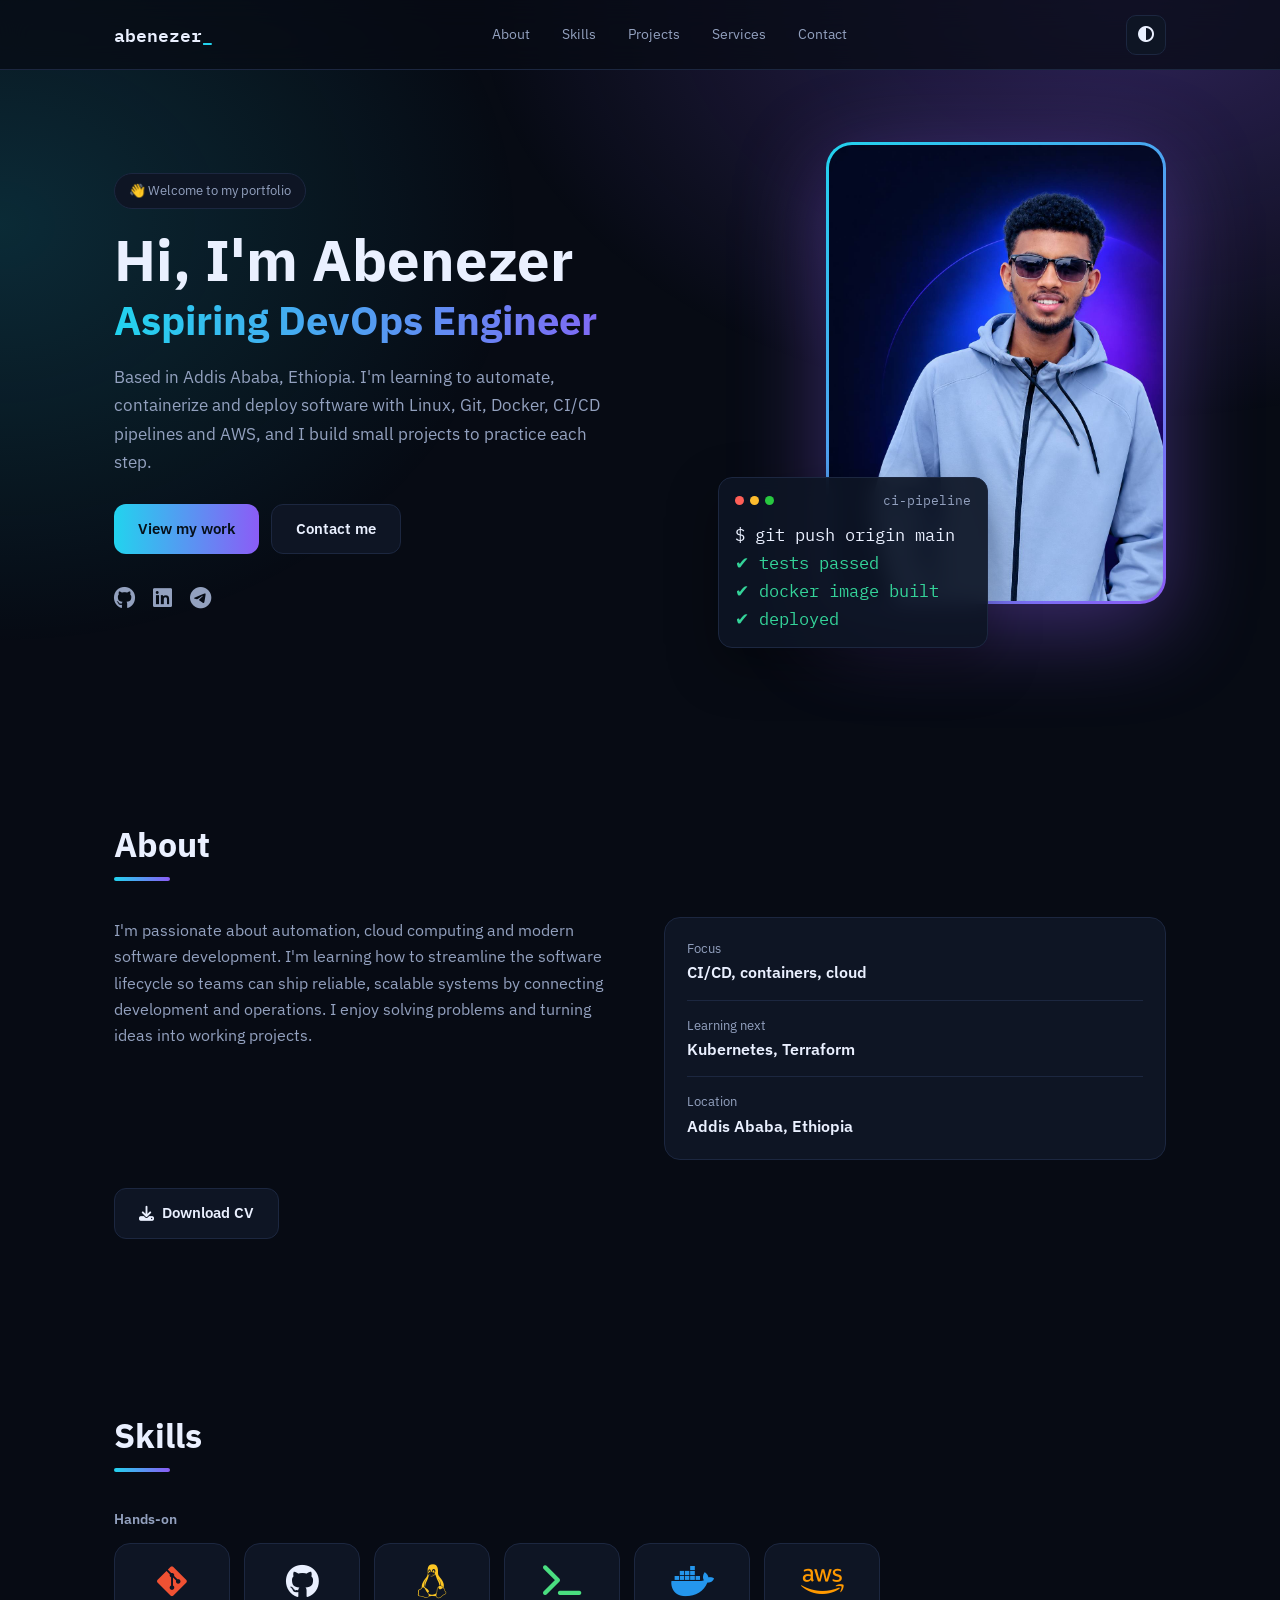
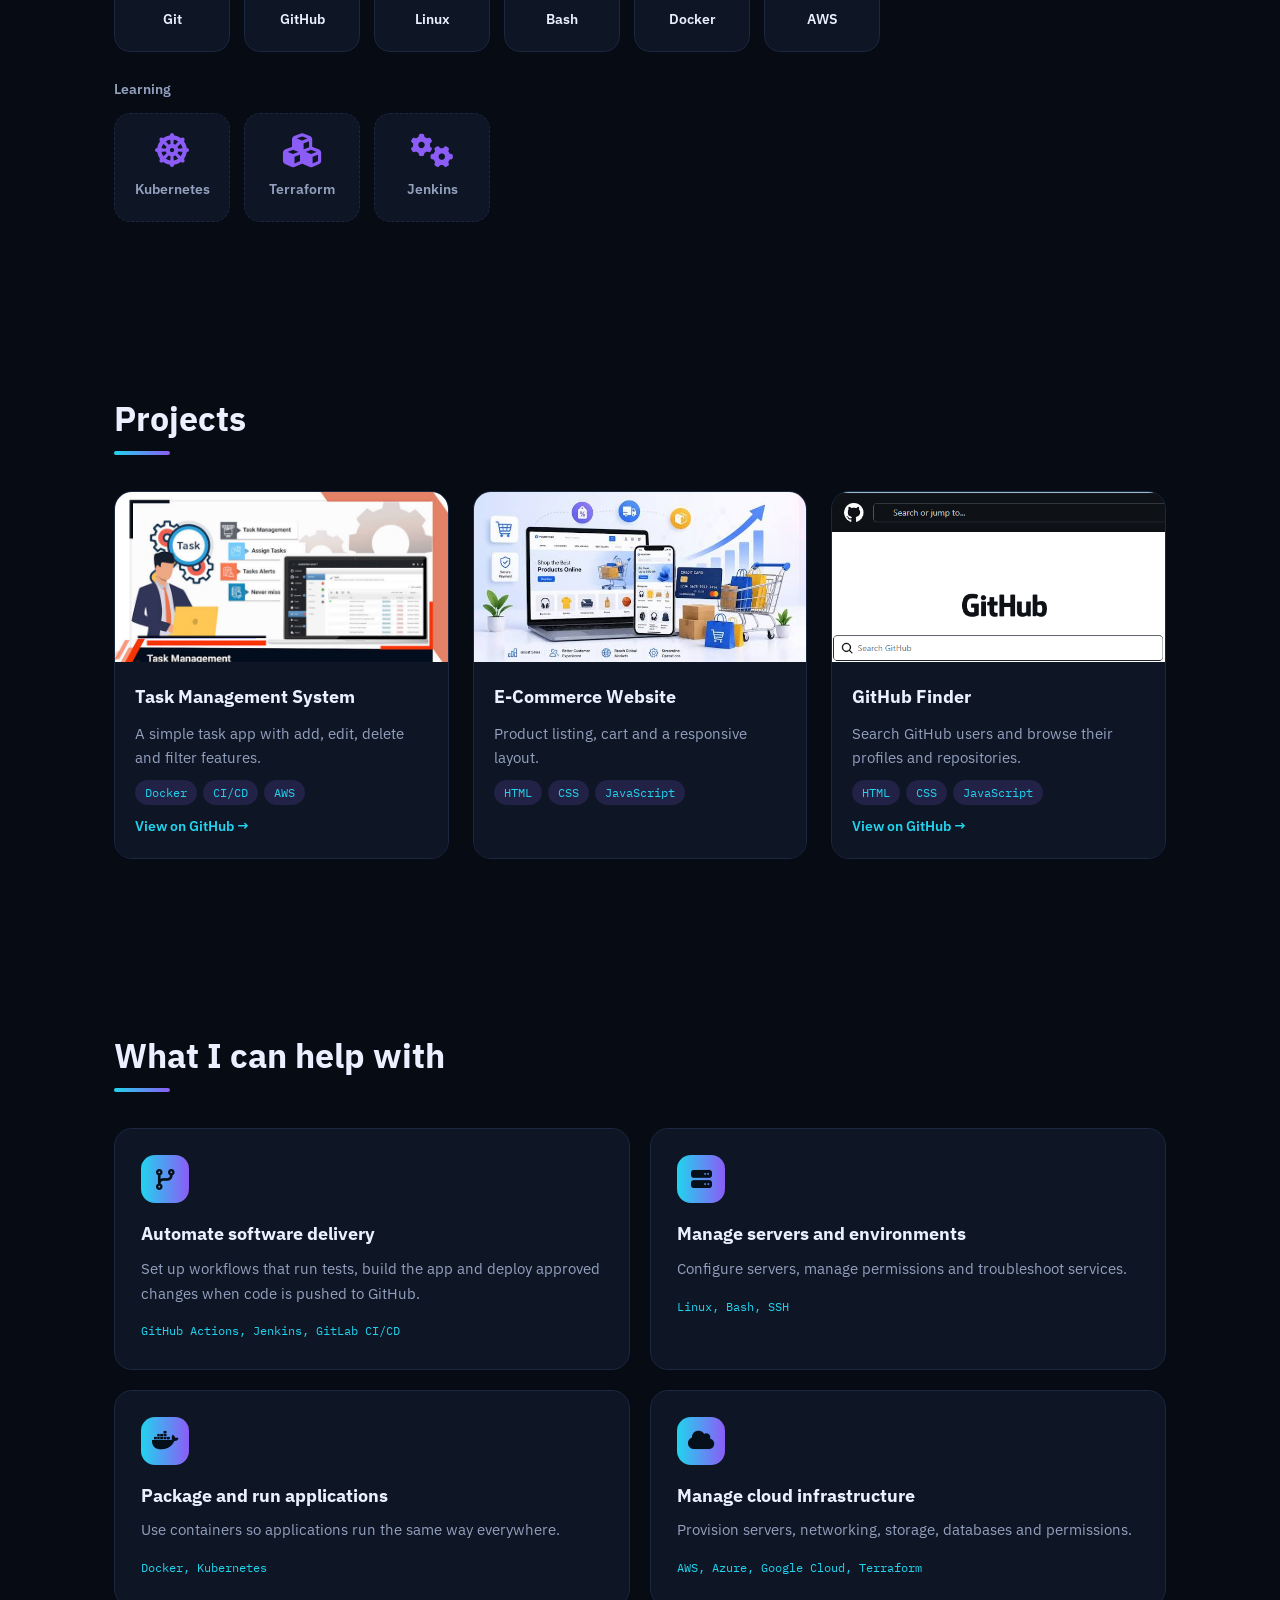
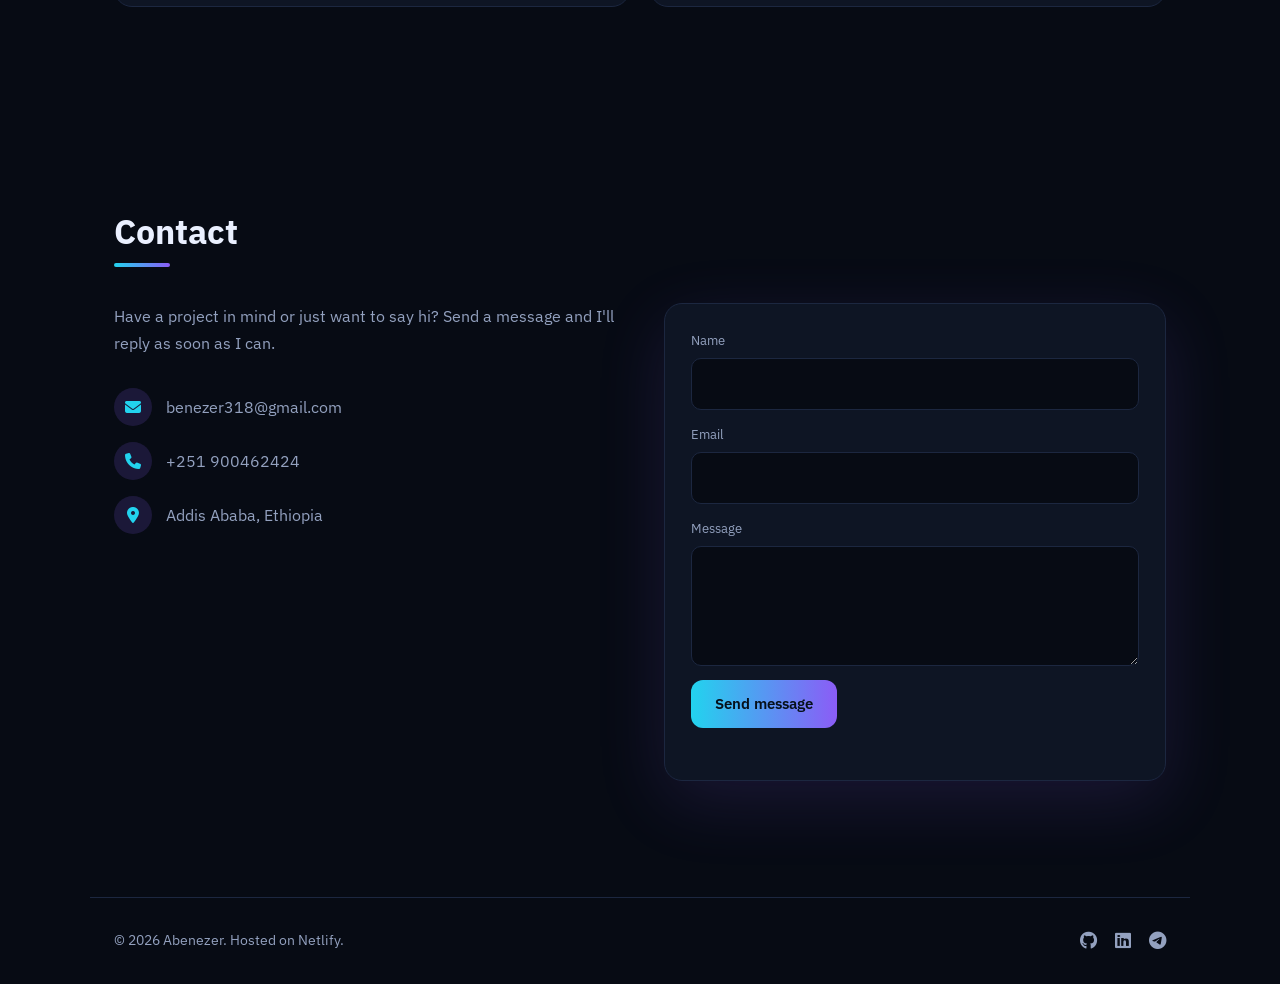
<file: portfolio-v3/index.html>
<!DOCTYPE html>
<html lang="en">
<head>
<meta charset="UTF-8">
<meta name="viewport" content="width=device-width, initial-scale=1.0">
<title>Abenezer | DevOps Engineer</title>
<meta name="description" content="Portfolio of Abenezer, an aspiring DevOps engineer working with Linux, Git, Docker, CI/CD and AWS.">
<meta property="og:title" content="Abenezer | DevOps Engineer">
<meta property="og:description" content="Aspiring DevOps engineer working with Linux, Git, Docker, CI/CD and AWS.">
<meta property="og:image" content="https://abenezersportfolioo.netlify.app/Abenezer.jpg">
<link rel="icon" href="data:image/svg+xml,<svg xmlns=%22http://www.w3.org/2000/svg%22 viewBox=%220 0 100 100%22><text y=%22.9em%22 font-size=%2290%22>⚙️</text></svg>">
<link rel="preconnect" href="https://fonts.googleapis.com">
<link rel="preconnect" href="https://fonts.gstatic.com" crossorigin>
<link rel="stylesheet" href="https://fonts.googleapis.com/css2?family=IBM+Plex+Mono&family=IBM+Plex+Sans:wght@400;600&display=swap">
<link rel="stylesheet" href="https://cdnjs.cloudflare.com/ajax/libs/font-awesome/6.5.2/css/all.min.css">
<link rel="stylesheet" href="style.css">
<script>try{var t=localStorage.getItem("theme")||"dark";document.documentElement.dataset.theme=t}catch(e){}</script>
</head>
<body>

<header class="header">
    <a href="#home" class="logo">abenezer<span>_</span></a>
    <nav class="navbar" id="navbar" aria-label="Main">
        <a href="#about">About</a>
        <a href="#skills">Skills</a>
        <a href="#projects">Projects</a>
        <a href="#services">Services</a>
        <a href="#contact">Contact</a>
    </nav>
    <div class="nav-right">
        <button id="theme-btn" class="icon-btn" aria-label="Toggle light and dark theme"><i class="fa-solid fa-circle-half-stroke"></i></button>
        <button id="menu-btn" class="icon-btn menu-btn" aria-label="Menu" aria-expanded="false" aria-controls="navbar"><i class="fa-solid fa-bars"></i></button>
    </div>
</header>

<main>

<section class="hero sec" id="home">
    <div>
        <span class="badge">👋 Welcome to my portfolio</span>
        <h1>Hi, I'm Abenezer</h1>
        <h2>Aspiring DevOps Engineer</h2>
        <p>Based in Addis Ababa, Ethiopia. I'm learning to automate, containerize and deploy software with Linux, Git, Docker, CI/CD pipelines and AWS, and I build small projects to practice each step.</p>
        <div class="actions">
            <a href="#projects" class="btn primary">View my work</a>
            <a href="#contact" class="btn">Contact me</a>
        </div>
        <div class="socials">
            <a href="https://github.com/Abenezer318" aria-label="GitHub"><i class="fa-brands fa-github"></i></a>
            <a href="https://www.linkedin.com/in/abenezer-asrat-271b623ab/" aria-label="LinkedIn"><i class="fa-brands fa-linkedin"></i></a>
            <a href="https://t.me/Fkrr318" aria-label="Telegram"><i class="fa-brands fa-telegram"></i></a>
        </div>
    </div>
    <div class="visual">
        <div class="photo"><img src="Abenezer.jpg" alt="Portrait of Abenezer" width="380" height="456"></div>
        <div class="term" aria-hidden="true">
            <div class="dots"><i></i><i></i><i></i><b>ci-pipeline</b></div>
            <p>$ git push origin main</p>
            <p class="ok">✔ tests passed</p>
            <p class="ok">✔ docker image built</p>
            <p class="ok">✔ deployed</p>
        </div>
    </div>
</section>

<section class="sec" id="about">
    <h2 class="title">About</h2>
    <div class="two">
        <p>I'm passionate about automation, cloud computing and modern software development. I'm learning how to streamline the software lifecycle so teams can ship reliable, scalable systems by connecting development and operations. I enjoy solving problems and turning ideas into working projects.</p>
        <dl class="facts">
            <div><dt>Focus</dt><dd>CI/CD, containers, cloud</dd></div>
            <div><dt>Learning next</dt><dd>Kubernetes, Terraform</dd></div>
            <div><dt>Location</dt><dd>Addis Ababa, Ethiopia</dd></div>
        </dl>
    </div>
    <!-- TODO: add your CV to this folder as cv.pdf -->
    <a href="cv.pdf" download class="btn"><i class="fa-solid fa-download"></i> Download CV</a>
</section>

<section class="sec" id="skills">
    <h2 class="title">Skills</h2>
    <h3 class="sub">Hands-on</h3>
    <div class="chips">
        <span class="chip"><i class="fa-brands fa-git-alt"></i>Git</span>
        <span class="chip"><i class="fa-brands fa-github"></i>GitHub</span>
        <span class="chip"><i class="fa-brands fa-linux"></i>Linux</span>
        <span class="chip"><i class="fa-solid fa-terminal"></i>Bash</span>
        <span class="chip"><i class="fa-brands fa-docker"></i>Docker</span>
        <span class="chip"><i class="fa-brands fa-aws"></i>AWS</span>
    </div>
    <h3 class="sub">Learning</h3>
    <div class="chips">
        <span class="chip next"><i class="fa-solid fa-dharmachakra"></i>Kubernetes</span>
        <span class="chip next"><i class="fa-solid fa-cubes"></i>Terraform</span>
        <span class="chip next"><i class="fa-solid fa-gears"></i>Jenkins</span>
    </div>
</section>

<section class="sec" id="projects">
    <h2 class="title">Projects</h2>
    <div class="grid3">
        <article class="card">
            <img src="task.jpg" alt="Task Management System" width="738" height="414" loading="lazy">
            <div class="body">
                <h3>Task Management System</h3>
                <p>A simple task app with add, edit, delete and filter features.</p>
                <div class="tags"><span>Docker</span><span>CI/CD</span><span>AWS</span></div>
                <!-- TODO: replace with the repo link -->
                <a href="https://github.com/Abenezer318" class="more">View on GitHub</a>
            </div>
        </article>
        <article class="card">
            <img src="ecom.jpg" alt="E-Commerce Website" width="612" height="326" loading="lazy">
            <div class="body">
                <h3>E-Commerce Website</h3>
                <p>Product listing, cart and a responsive layout.</p>
                <div class="tags"><span>HTML</span><span>CSS</span><span>JavaScript</span></div>
            </div>
        </article>
        <article class="card">
            <img src="gitt.png" alt="GitHub Finder" width="550" height="367" loading="lazy">
            <div class="body">
                <h3>GitHub Finder</h3>
                <p>Search GitHub users and browse their profiles and repositories.</p>
                <div class="tags"><span>HTML</span><span>CSS</span><span>JavaScript</span></div>
                <!-- TODO: replace with the repo link -->
                <a href="https://github.com/Abenezer318" class="more">View on GitHub</a>
            </div>
        </article>
    </div>

    <div id="live" hidden>
        <h3 class="sub">Latest on GitHub</h3>
        <ul class="repos" id="repos"></ul>
    </div>
</section>

<section class="sec" id="services">
    <h2 class="title">What I can help with</h2>
    <div class="two list">
        <div><i class="fa-solid fa-code-branch"></i><h3>Automate software delivery</h3><p>Set up workflows that run tests, build the app and deploy approved changes when code is pushed to GitHub.</p><small>GitHub Actions, Jenkins, GitLab CI/CD</small></div>
        <div><i class="fa-solid fa-server"></i><h3>Manage servers and environments</h3><p>Configure servers, manage permissions and troubleshoot services.</p><small>Linux, Bash, SSH</small></div>
        <div><i class="fa-brands fa-docker"></i><h3>Package and run applications</h3><p>Use containers so applications run the same way everywhere.</p><small>Docker, Kubernetes</small></div>
        <div><i class="fa-solid fa-cloud"></i><h3>Manage cloud infrastructure</h3><p>Provision servers, networking, storage, databases and permissions.</p><small>AWS, Azure, Google Cloud, Terraform</small></div>
    </div>
</section>

<section class="sec" id="contact">
    <h2 class="title">Contact</h2>
    <div class="two">
        <div>
            <p>Have a project in mind or just want to say hi? Send a message and I'll reply as soon as I can.</p>
            <ul class="contact-list">
                <li><i class="fa-solid fa-envelope"></i><a href="mailto:benezer318@gmail.com">benezer318@gmail.com</a></li>
                <li><i class="fa-solid fa-phone"></i><a href="tel:+251900462424">+251 900462424</a></li>
                <li><i class="fa-solid fa-location-dot"></i>Addis Ababa, Ethiopia</li>
            </ul>
        </div>
        <form id="contact-form">
            <label for="name">Name</label>
            <input id="name" name="name" autocomplete="name">
            <label for="email">Email</label>
            <input id="email" name="email" type="email" autocomplete="email" required>
            <label for="message">Message</label>
            <textarea id="message" name="message" required></textarea>
            <input name="website" class="hp" tabindex="-1" autocomplete="off" aria-hidden="true">
            <button type="submit" class="btn primary" id="send-btn">Send message</button>
            <p id="form-status" role="status"></p>
        </form>
    </div>
</section>

</main>

<footer>
    <p>© 2026 Abenezer. Hosted on Netlify.</p>
    <div class="socials">
        <a href="https://github.com/Abenezer318" aria-label="GitHub"><i class="fa-brands fa-github"></i></a>
        <a href="https://www.linkedin.com/in/abenezer-asrat-271b623ab/" aria-label="LinkedIn"><i class="fa-brands fa-linkedin"></i></a>
        <a href="https://t.me/Fkrr318" aria-label="Telegram"><i class="fa-brands fa-telegram"></i></a>
    </div>
</footer>

<script src="script.js"></script>
</body>
</html>
</file>
<file: portfolio-v3/style.css>
*{margin:0;padding:0;box-sizing:border-box}
html{scroll-behavior:smooth}

:root{
    --bg:#070b14;--surface:#0e1524;--line:#1c2740;--text:#eaf0ff;--muted:#93a1bf;
    --a:#22d3ee;--b:#8b5cf6;--on:#06101a;--h:70px;
    --grad:linear-gradient(90deg,var(--a),var(--b));
    --sans:"IBM Plex Sans",system-ui,sans-serif;--mono:"IBM Plex Mono",ui-monospace,monospace;
}
[data-theme=light]{--bg:#f4f6fb;--surface:#fff;--line:#dde3f0;--text:#0f172a;--muted:#55627d;--a:#0891b2;--b:#6d28d9;--on:#fff}

body{font-family:var(--sans);background:var(--bg);color:var(--text);line-height:1.65;font-size:16px}
body::before{
    content:"";position:fixed;inset:0;z-index:-1;pointer-events:none;
    background:
        radial-gradient(650px 420px at 88% 0,color-mix(in srgb,var(--b) 30%,transparent),transparent),
        radial-gradient(520px 420px at 0 25%,color-mix(in srgb,var(--a) 16%,transparent),transparent);
}
a{color:inherit;text-decoration:none}
button,input,textarea{font:inherit;color:inherit}
:focus-visible{outline:2px solid var(--a);outline-offset:3px}
.hp{position:absolute;left:-9999px}

.sec{max-width:1100px;margin:auto;padding:88px 24px;scroll-margin-top:var(--h)}
.title{font-size:34px;line-height:1.2;margin-bottom:36px}
.title::after{content:"";display:block;width:56px;height:4px;border-radius:4px;background:var(--grad);margin-top:12px}
.sub{font-size:14px;font-weight:600;color:var(--muted);margin:26px 0 12px}
.two{display:grid;grid-template-columns:1fr 1fr;gap:48px;margin-bottom:28px}
.sec p{color:var(--muted)}

/* header */
.header{
    position:sticky;top:0;z-index:100;height:var(--h);
    padding:0 max(24px,calc(50% - 526px));
    display:flex;align-items:center;justify-content:space-between;gap:20px;
    background:color-mix(in srgb,var(--bg) 75%,transparent);backdrop-filter:blur(14px);
    border-bottom:1px solid var(--line);
}
.logo{font-family:var(--mono);font-weight:600;font-size:18px}
.logo span{color:var(--a)}
.navbar{display:flex;gap:32px;font-size:14px}
.navbar a{color:var(--muted);position:relative}
.navbar a:hover,.navbar a.active{color:var(--text)}
.navbar a.active::after{content:"";position:absolute;left:0;right:0;bottom:-8px;height:2px;background:var(--grad)}
.nav-right{display:flex;gap:8px}
.icon-btn{width:40px;height:40px;border:1px solid var(--line);border-radius:10px;background:var(--surface);cursor:pointer}
.icon-btn:hover{border-color:var(--a)}
.menu-btn{display:none}

/* hero */
.hero{display:grid;grid-template-columns:1.1fr .9fr;gap:56px;align-items:center;padding-top:72px}
.badge{display:inline-block;padding:6px 14px;margin-bottom:20px;border:1px solid var(--line);border-radius:999px;background:var(--surface);font-size:13px;color:var(--muted)}
.hero h1{font-size:clamp(38px,6vw,58px);line-height:1.08;margin-bottom:6px}
.hero h2{font-size:clamp(28px,4.4vw,40px);line-height:1.15;margin-bottom:20px;background:var(--grad);-webkit-background-clip:text;background-clip:text;color:transparent}
.hero p{max-width:500px;margin-bottom:28px;font-size:17px}
.actions{display:flex;gap:12px;flex-wrap:wrap}
.socials{display:flex;gap:18px;margin-top:26px;font-size:22px;color:var(--muted)}
.socials a:hover{color:var(--a)}

.btn{
    display:inline-flex;align-items:center;justify-content:center;gap:8px;
    padding:12px 24px;border:1px solid var(--line);border-radius:12px;
    background:var(--surface);font-size:15px;font-weight:600;cursor:pointer;transition:transform .2s,border-color .2s,box-shadow .2s;
}
.btn:hover{border-color:var(--a);transform:translateY(-2px)}
.primary{background:var(--grad);border:0;color:var(--on)}
.primary:hover{box-shadow:0 10px 30px color-mix(in srgb,var(--b) 45%,transparent)}
.btn:disabled{opacity:.6;cursor:wait;transform:none}

.visual{position:relative;padding-bottom:44px}
.photo{max-width:340px;margin-left:auto;padding:3px;border-radius:26px;background:linear-gradient(140deg,var(--a),var(--b));box-shadow:0 24px 90px color-mix(in srgb,var(--b) 40%,transparent)}
.photo img{display:block;width:100%;aspect-ratio:5/6;object-fit:cover;border-radius:23px}
.term{
    position:absolute;left:0;bottom:0;width:270px;padding:12px 16px 14px;
    background:color-mix(in srgb,var(--surface) 92%,transparent);backdrop-filter:blur(10px);
    border:1px solid var(--line);border-radius:14px;box-shadow:0 18px 50px rgba(0,0,0,.35);
    font-family:var(--mono);font-size:12.5px;
}
.dots{display:flex;align-items:center;gap:6px;margin-bottom:10px}
.dots i{width:9px;height:9px;border-radius:50%;background:#ff5f57}
.dots i:nth-child(2){background:#febc2e}
.dots i:nth-child(3){background:#28c840}
.dots b{margin-left:auto;font-weight:400;color:var(--muted)}
.term p{margin:0;color:var(--text);opacity:0;animation:line .4s forwards}
.term p.ok{color:#34d399}
.term p:nth-of-type(1){animation-delay:.4s}
.term p:nth-of-type(2){animation-delay:1.1s}
.term p:nth-of-type(3){animation-delay:1.7s}
.term p:nth-of-type(4){animation-delay:2.3s}
@keyframes line{from{opacity:0;transform:translateY(5px)}to{opacity:1;transform:none}}

/* about */
.facts{background:var(--surface);border:1px solid var(--line);border-radius:16px;padding:6px 22px;align-self:start}
.facts div{padding:14px 0;border-bottom:1px solid var(--line)}
.facts div:last-child{border:0}
dt{font-size:13px;color:var(--muted)}
dd{font-weight:600}

/* skills */
.chips{display:flex;flex-wrap:wrap;gap:14px}
.chip{
    display:flex;flex-direction:column;align-items:center;gap:10px;width:116px;padding:20px 8px;
    background:var(--surface);border:1px solid var(--line);border-radius:16px;font-size:14px;font-weight:600;
    transition:transform .2s,border-color .2s,box-shadow .2s;
}
.chip:hover{transform:translateY(-5px);border-color:var(--a);box-shadow:0 14px 36px color-mix(in srgb,var(--a) 16%,transparent)}
.chip i{font-size:34px}
.chip:nth-child(1) i{color:#f05133}
.chip:nth-child(2) i{color:var(--text)}
.chip:nth-child(3) i{color:#fcc624}
.chip:nth-child(4) i{color:#4ade80}
.chip:nth-child(5) i{color:#2496ed}
.chip:nth-child(6) i{color:#ff9900}
.chip.next{border-style:dashed;color:var(--muted)}
.chip.next i{color:var(--b)}

/* projects */
.grid3{display:grid;grid-template-columns:repeat(3,1fr);gap:24px}
.card{background:var(--surface);border:1px solid var(--line);border-radius:18px;overflow:hidden;display:flex;flex-direction:column;transition:transform .25s,border-color .25s,box-shadow .25s}
.card:hover{transform:translateY(-6px);border-color:var(--a);box-shadow:0 20px 60px color-mix(in srgb,var(--a) 18%,transparent)}
.card img{width:100%;height:170px;object-fit:cover;transition:transform .4s}
.card:hover img{transform:scale(1.05)}
.card .imgwrap,.card{overflow:hidden}
.body{padding:20px;display:flex;flex-direction:column;gap:10px;flex:1;background:var(--surface);position:relative}
.body h3{font-size:18px}
.body p{font-size:14.5px}
.tags{display:flex;flex-wrap:wrap;gap:6px}
.tags span{font-family:var(--mono);font-size:12px;padding:3px 10px;border-radius:999px;background:color-mix(in srgb,var(--b) 16%,transparent);color:var(--a)}
.more{margin-top:auto;font-size:14px;font-weight:600;color:var(--a)}
.more::after{content:" →"}
.more:hover{text-decoration:underline}

.repos{list-style:none;background:var(--surface);border:1px solid var(--line);border-radius:16px;padding:0 22px}
.repos li{padding:16px 0;border-top:1px solid var(--line);display:grid;grid-template-columns:1fr auto;gap:2px 20px}
.repos li:first-child{border:0}
.repos a{font-weight:600;color:var(--a)}
.repos a:hover{text-decoration:underline}
.repos p{grid-column:1;font-size:14px}
.repos .meta{grid-row:1;grid-column:2;font-family:var(--mono);font-size:12px;color:var(--muted);display:flex;gap:14px}

/* services */
.list{gap:20px}
.list>div{background:var(--surface);border:1px solid var(--line);border-radius:18px;padding:26px;transition:border-color .25s,transform .25s}
.list>div:hover{border-color:var(--b);transform:translateY(-4px)}
.list>div>i{display:grid;place-items:center;width:48px;height:48px;border-radius:14px;background:var(--grad);color:var(--on);font-size:21px;margin-bottom:16px}
.list h3{font-size:18px;margin-bottom:8px}
.list p{font-size:15px;margin-bottom:10px}
.list small{font-family:var(--mono);font-size:12px;color:var(--a)}

/* contact */
.contact-list{list-style:none;margin-top:24px}
.contact-list li{display:flex;align-items:center;gap:14px;padding:8px 0;color:var(--muted)}
.contact-list i{display:grid;place-items:center;width:38px;height:38px;border-radius:50%;background:color-mix(in srgb,var(--b) 16%,transparent);color:var(--a)}
.contact-list a:hover{color:var(--a)}
form{display:flex;flex-direction:column;gap:6px;background:var(--surface);border:1px solid var(--line);border-radius:18px;padding:26px;box-shadow:0 20px 70px color-mix(in srgb,var(--b) 14%,transparent)}
label{font-size:13px;color:var(--muted)}
input,textarea{width:100%;padding:12px 14px;border:1px solid var(--line);border-radius:10px;background:var(--bg);margin-bottom:8px}
input:focus,textarea:focus{border-color:var(--a);outline:none}
textarea{height:120px;resize:vertical}
form .btn{align-self:flex-start}
#form-status{min-height:1.4em;font-size:14px}
#form-status.ok{color:#34d399}
#form-status.err{color:#f87171}

/* footer */
footer{max-width:1100px;margin:auto;padding:28px 24px;border-top:1px solid var(--line);display:flex;justify-content:space-between;align-items:center;font-size:14px;color:var(--muted)}
footer .socials{margin:0;font-size:18px}

/* responsive */
@media (max-width:900px){
    .navbar{position:fixed;top:var(--h);left:0;width:100%;display:none;flex-direction:column;gap:18px;padding:24px;background:var(--bg);border-bottom:1px solid var(--line)}
    .navbar.show{display:flex}
    .navbar a.active::after{display:none}
    .navbar a.active{color:var(--a)}
    .menu-btn{display:block}
    .hero,.two{grid-template-columns:1fr;gap:36px}
    .photo{margin:0 auto}
    .term{left:50%;transform:translateX(-50%)}
    .grid3{grid-template-columns:1fr 1fr}
}
@media (max-width:600px){
    .sec{padding:60px 20px}
    .header{padding:0 20px}
    .grid3,.list{grid-template-columns:1fr}
    .repos li{grid-template-columns:1fr}
    .repos .meta{grid-row:auto;grid-column:1}
    .chip{width:calc(33.3% - 10px);min-width:96px}
    footer{flex-direction:column;gap:12px}
}
@media (prefers-reduced-motion:reduce){
    html{scroll-behavior:auto}
    *{transition:none!important}
    .term p{animation:none;opacity:1}
    .btn:hover,.chip:hover,.card:hover,.card:hover img,.list>div:hover{transform:none}
}
</file>
